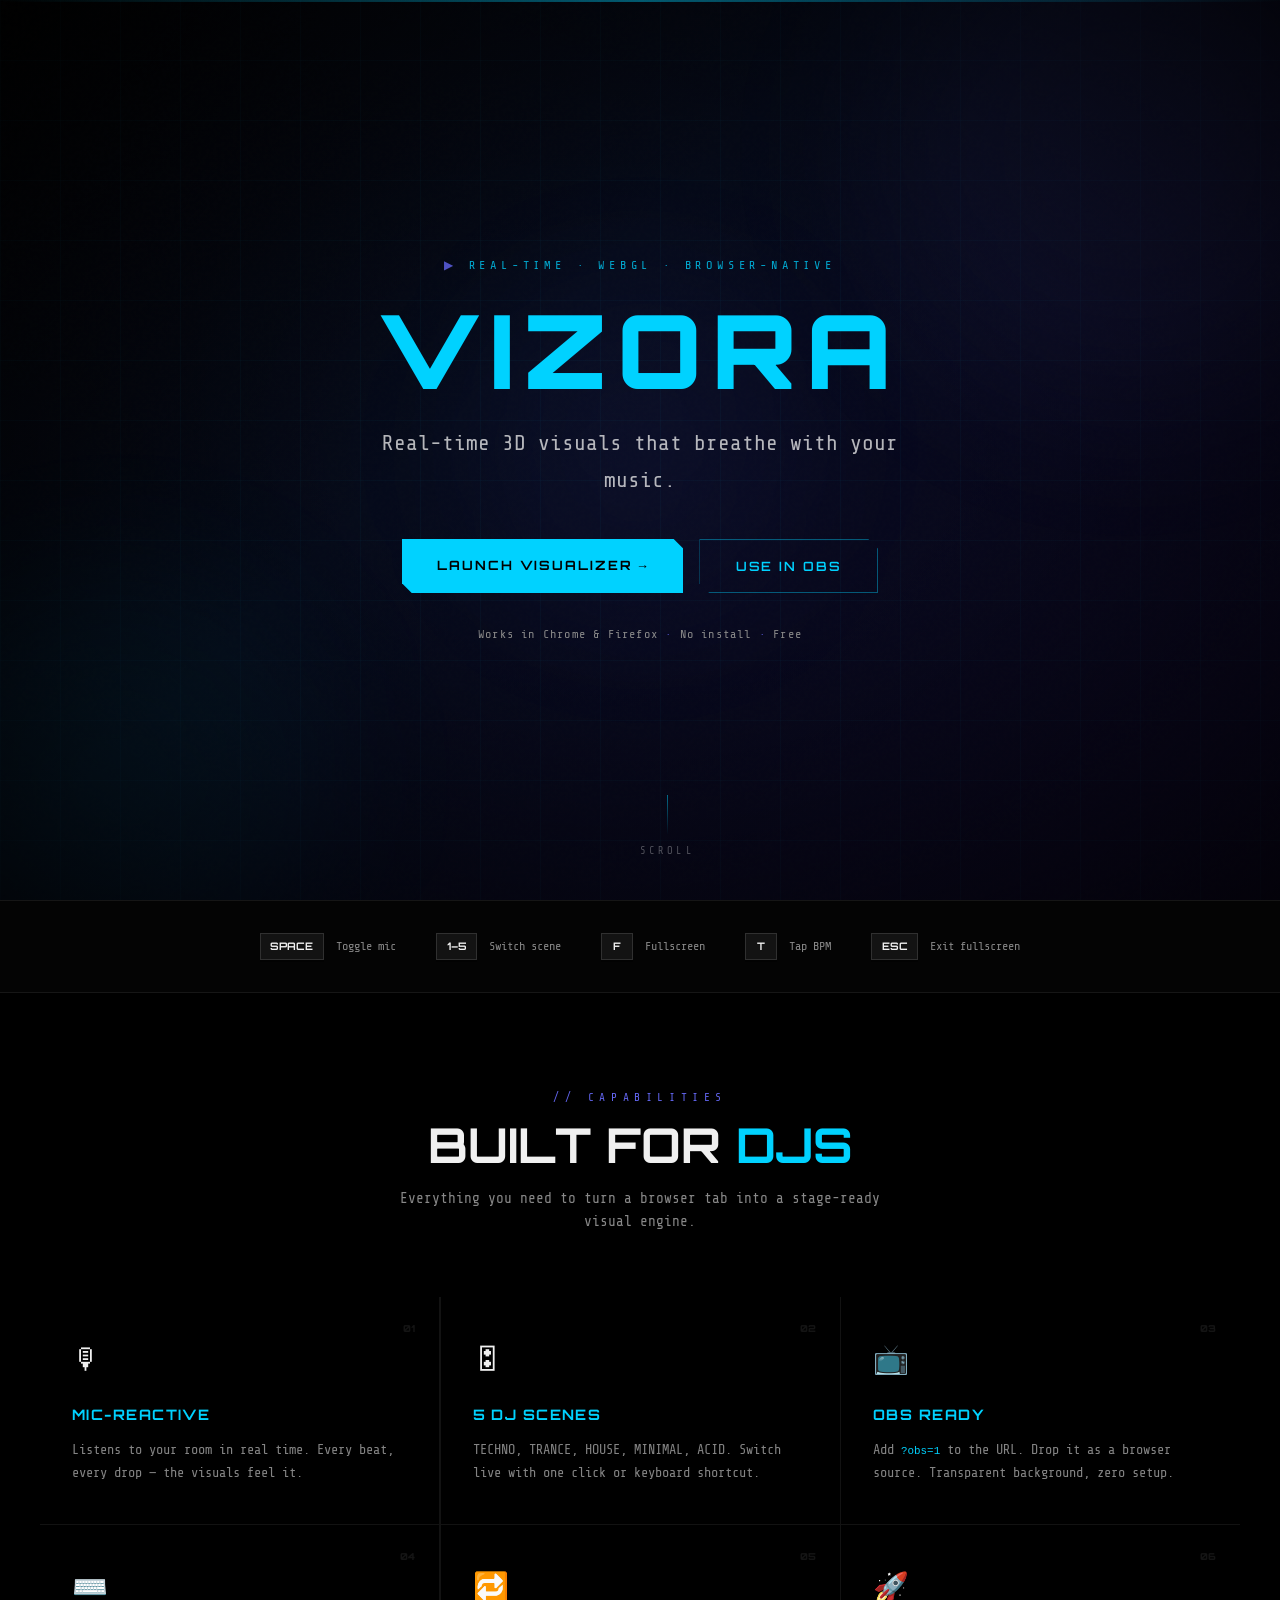
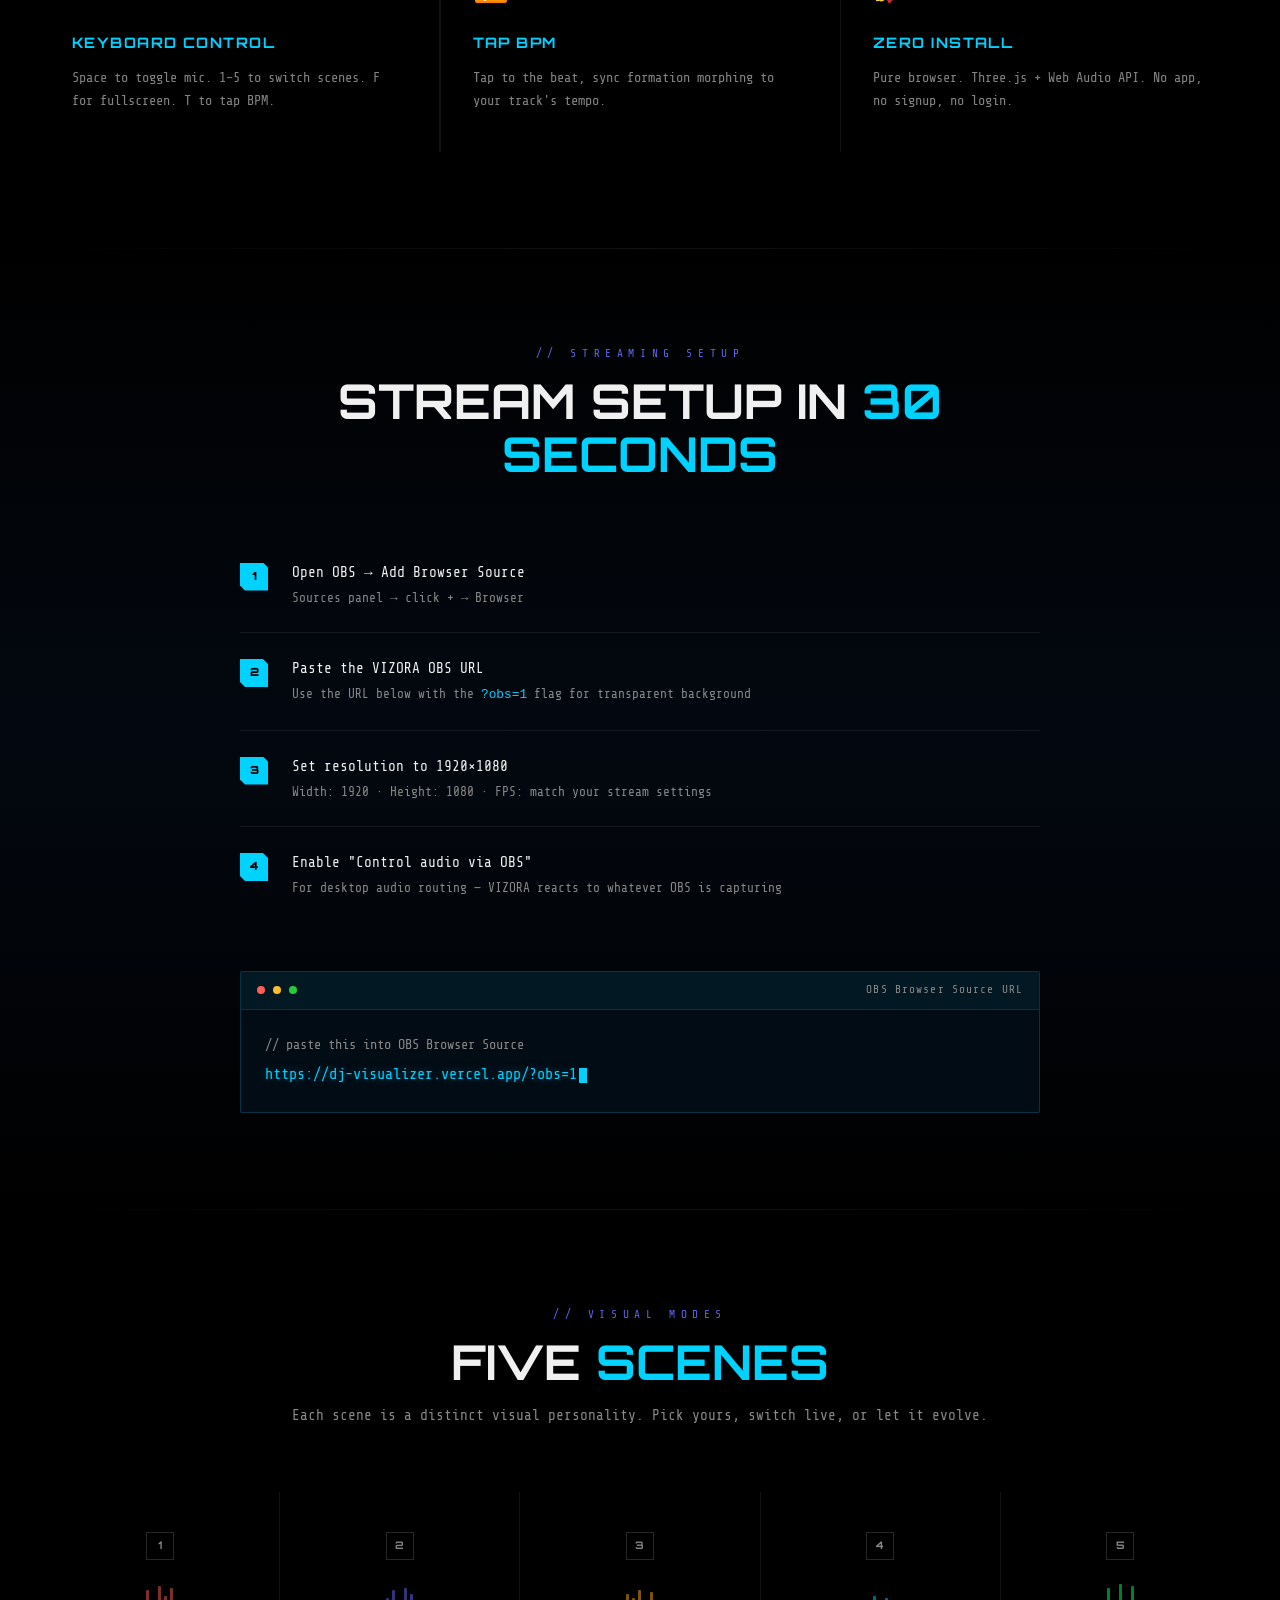
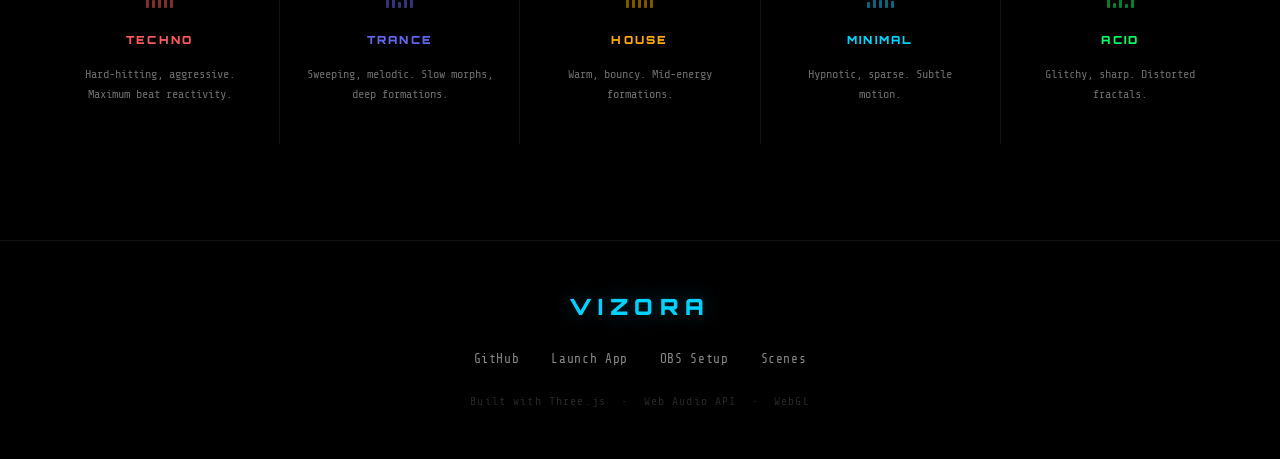
<file: landing.html>
<!DOCTYPE html>
<html lang="en">
<head>
  <meta charset="UTF-8" />
  <meta name="viewport" content="width=device-width, initial-scale=1.0" />
  <title>VIZORA — Real-Time 3D DJ Visualizer</title>
  <meta name="description" content="Real-time 3D particle and fractal visuals that react to your music. Works in browser, works as OBS overlay. 5 DJ scenes: TECHNO, TRANCE, HOUSE, MINIMAL, ACID." />
  <link rel="preconnect" href="https://fonts.googleapis.com" />
  <link rel="preconnect" href="https://fonts.gstatic.com" crossorigin />
  <link href="https://fonts.googleapis.com/css2?family=Orbitron:wght@400;600;700;900&family=Share+Tech+Mono&display=swap" rel="stylesheet" />
  <style>
    *, *::before, *::after {
      box-sizing: border-box;
      margin: 0;
      padding: 0;
    }

    :root {
      --cyan: #00d2ff;
      --indigo: #6366f1;
      --bg: #000;
      --surface: rgba(255, 255, 255, 0.03);
      --surface-border: rgba(255, 255, 255, 0.07);
      --text-primary: #f0f0f0;
      --text-muted: #888;
      --glow-cyan: 0 0 20px rgba(0, 210, 255, 0.5), 0 0 60px rgba(0, 210, 255, 0.2);
      --glow-indigo: 0 0 20px rgba(99, 102, 241, 0.4);
    }

    html {
      scroll-behavior: smooth;
    }

    body {
      background-color: var(--bg);
      color: var(--text-primary);
      font-family: 'Share Tech Mono', monospace;
      line-height: 1.6;
      overflow-x: hidden;
      -webkit-font-smoothing: antialiased;
    }

    /* ─── SCROLLBAR ─── */
    ::-webkit-scrollbar { width: 4px; }
    ::-webkit-scrollbar-track { background: #000; }
    ::-webkit-scrollbar-thumb { background: var(--indigo); border-radius: 2px; }

    /* ─── HERO ─── */
    @keyframes aurora {
      0%   { background-position: 0% 50%; }
      50%  { background-position: 100% 50%; }
      100% { background-position: 0% 50%; }
    }

    @keyframes pulse-glow {
      0%, 100% { text-shadow: 0 0 20px rgba(0, 210, 255, 0.6), 0 0 60px rgba(0, 210, 255, 0.3), 0 0 120px rgba(0, 210, 255, 0.1); }
      50%       { text-shadow: 0 0 30px rgba(0, 210, 255, 0.9), 0 0 80px rgba(0, 210, 255, 0.5), 0 0 160px rgba(0, 210, 255, 0.2); }
    }

    @keyframes float {
      0%, 100% { transform: translateY(0px); }
      50%       { transform: translateY(-8px); }
    }

    @keyframes scan-line {
      0%   { transform: translateY(-100%); opacity: 0; }
      10%  { opacity: 1; }
      90%  { opacity: 1; }
      100% { transform: translateY(2000%); opacity: 0; }
    }

    @keyframes fade-in-up {
      from { opacity: 0; transform: translateY(30px); }
      to   { opacity: 1; transform: translateY(0); }
    }

    @keyframes border-spin {
      to { transform: rotate(360deg); }
    }

    .hero {
      position: relative;
      min-height: 100vh;
      display: flex;
      align-items: center;
      justify-content: center;
      text-align: center;
      overflow: hidden;
      background: linear-gradient(
        135deg,
        #000000 0%,
        #050a1a 10%,
        #0a0520 25%,
        #010d1f 40%,
        #060215 55%,
        #000d20 70%,
        #0a0528 85%,
        #000000 100%
      );
      background-size: 400% 400%;
      animation: aurora 18s ease infinite;
    }

    /* Noise texture overlay */
    .hero::before {
      content: '';
      position: absolute;
      inset: 0;
      background-image: url("data:image/svg+xml,%3Csvg viewBox='0 0 256 256' xmlns='http://www.w3.org/2000/svg'%3E%3Cfilter id='noise'%3E%3CfeTurbulence type='fractalNoise' baseFrequency='0.9' numOctaves='4' stitchTiles='stitch'/%3E%3C/filter%3E%3Crect width='100%25' height='100%25' filter='url(%23noise)' opacity='0.03'/%3E%3C/svg%3E");
      pointer-events: none;
      opacity: 0.4;
    }

    /* Radial vignette */
    .hero::after {
      content: '';
      position: absolute;
      inset: 0;
      background: radial-gradient(ellipse at center, transparent 30%, rgba(0,0,0,0.7) 100%);
      pointer-events: none;
    }

    /* Scan line effect */
    .hero-scan {
      position: absolute;
      top: 0;
      left: 0;
      right: 0;
      height: 2px;
      background: linear-gradient(90deg, transparent, rgba(0, 210, 255, 0.4), transparent);
      animation: scan-line 8s linear infinite;
      pointer-events: none;
      z-index: 1;
    }

    /* Grid lines */
    .hero-grid {
      position: absolute;
      inset: 0;
      background-image:
        linear-gradient(rgba(0, 210, 255, 0.03) 1px, transparent 1px),
        linear-gradient(90deg, rgba(0, 210, 255, 0.03) 1px, transparent 1px);
      background-size: 60px 60px;
      pointer-events: none;
    }

    .hero-content {
      position: relative;
      z-index: 2;
      max-width: 900px;
      padding: 2rem;
      animation: fade-in-up 1s ease both;
    }

    .hero-eyebrow {
      font-family: 'Share Tech Mono', monospace;
      font-size: 0.75rem;
      letter-spacing: 0.4em;
      color: var(--cyan);
      text-transform: uppercase;
      margin-bottom: 1.5rem;
      opacity: 0.8;
    }

    .hero-eyebrow::before {
      content: '▶ ';
      color: var(--indigo);
    }

    .hero-title {
      font-family: 'Orbitron', monospace;
      font-size: clamp(4rem, 8vw, 9rem);
      font-weight: 900;
      letter-spacing: 0.1em;
      color: var(--cyan);
      animation: pulse-glow 4s ease-in-out infinite;
      line-height: 1;
      margin-bottom: 1.5rem;
    }

    .hero-subtitle {
      font-family: 'Share Tech Mono', monospace;
      font-size: clamp(1rem, 2.2vw, 1.35rem);
      color: rgba(240, 240, 240, 0.75);
      max-width: 520px;
      margin: 0 auto 2.5rem;
      line-height: 1.7;
    }

    .hero-ctas {
      display: flex;
      gap: 1rem;
      justify-content: center;
      flex-wrap: wrap;
      margin-bottom: 2rem;
    }

    .btn-primary {
      font-family: 'Orbitron', monospace;
      font-size: 0.8rem;
      font-weight: 700;
      letter-spacing: 0.15em;
      text-transform: uppercase;
      text-decoration: none;
      color: #000;
      background: var(--cyan);
      border: none;
      padding: 1rem 2.2rem;
      cursor: pointer;
      position: relative;
      overflow: hidden;
      transition: all 0.3s ease;
      clip-path: polygon(0 0, calc(100% - 10px) 0, 100% 10px, 100% 100%, 10px 100%, 0 calc(100% - 10px));
    }

    .btn-primary::before {
      content: '';
      position: absolute;
      inset: 0;
      background: linear-gradient(135deg, rgba(255,255,255,0.2), transparent);
      transform: translateX(-100%);
      transition: transform 0.4s ease;
    }

    .btn-primary:hover {
      background: #33dcff;
      box-shadow: 0 0 30px rgba(0, 210, 255, 0.6), 0 0 60px rgba(0, 210, 255, 0.2);
      transform: translateY(-2px);
    }

    .btn-primary:hover::before {
      transform: translateX(100%);
    }

    .btn-ghost {
      font-family: 'Orbitron', monospace;
      font-size: 0.8rem;
      font-weight: 600;
      letter-spacing: 0.15em;
      text-transform: uppercase;
      text-decoration: none;
      color: var(--cyan);
      background: transparent;
      border: 1px solid rgba(0, 210, 255, 0.4);
      padding: 1rem 2.2rem;
      transition: all 0.3s ease;
      clip-path: polygon(0 0, calc(100% - 10px) 0, 100% 10px, 100% 100%, 10px 100%, 0 calc(100% - 10px));
    }

    .btn-ghost:hover {
      background: rgba(0, 210, 255, 0.08);
      border-color: var(--cyan);
      box-shadow: 0 0 20px rgba(0, 210, 255, 0.2), inset 0 0 20px rgba(0, 210, 255, 0.05);
      transform: translateY(-2px);
    }

    .hero-hint {
      font-family: 'Share Tech Mono', monospace;
      font-size: 0.75rem;
      color: var(--text-muted);
      letter-spacing: 0.1em;
    }

    .hero-hint span {
      color: rgba(99, 102, 241, 0.8);
    }

    /* Decorative orbs */
    .orb {
      position: absolute;
      border-radius: 50%;
      filter: blur(80px);
      pointer-events: none;
      animation: float 6s ease-in-out infinite;
    }

    .orb-1 {
      width: 500px;
      height: 500px;
      background: rgba(99, 102, 241, 0.08);
      top: -100px;
      right: -100px;
      animation-delay: 0s;
    }

    .orb-2 {
      width: 400px;
      height: 400px;
      background: rgba(0, 210, 255, 0.06);
      bottom: -80px;
      left: -80px;
      animation-delay: 3s;
    }

    .orb-3 {
      width: 300px;
      height: 300px;
      background: rgba(99, 102, 241, 0.06);
      top: 50%;
      left: 50%;
      transform: translate(-50%, -50%);
      animation-delay: 1.5s;
    }

    /* Scroll indicator */
    .scroll-hint {
      position: absolute;
      bottom: 2.5rem;
      left: 50%;
      transform: translateX(-50%);
      z-index: 2;
      display: flex;
      flex-direction: column;
      align-items: center;
      gap: 0.5rem;
      color: rgba(255,255,255,0.3);
      font-size: 0.65rem;
      letter-spacing: 0.3em;
      text-transform: uppercase;
      animation: fade-in-up 1.5s ease 0.8s both;
    }

    .scroll-hint-line {
      width: 1px;
      height: 40px;
      background: linear-gradient(to bottom, rgba(0, 210, 255, 0.5), transparent);
      animation: float 2s ease-in-out infinite;
    }

    /* ─── SECTION BASE ─── */
    section {
      padding: 6rem 2rem;
    }

    .section-label {
      font-family: 'Share Tech Mono', monospace;
      font-size: 0.7rem;
      letter-spacing: 0.5em;
      color: var(--indigo);
      text-transform: uppercase;
      margin-bottom: 0.75rem;
      display: block;
    }

    .section-title {
      font-family: 'Orbitron', monospace;
      font-size: clamp(1.8rem, 4vw, 3rem);
      font-weight: 700;
      color: var(--text-primary);
      margin-bottom: 1rem;
      line-height: 1.1;
    }

    .section-title .accent {
      color: var(--cyan);
    }

    /* ─── FEATURES ─── */
    .features {
      background: var(--bg);
      max-width: 1200px;
      margin: 0 auto;
    }

    .features-header {
      text-align: center;
      margin-bottom: 4rem;
    }

    .features-header p {
      color: var(--text-muted);
      max-width: 480px;
      margin: 0 auto;
      font-size: 0.9rem;
    }

    .features-grid {
      display: grid;
      grid-template-columns: repeat(auto-fit, minmax(300px, 1fr));
      gap: 1.5px;
      background: var(--surface-border);
    }

    .feature-card {
      background: #000;
      padding: 2.5rem 2rem;
      position: relative;
      overflow: hidden;
      transition: all 0.4s ease;
    }

    .feature-card::before {
      content: '';
      position: absolute;
      inset: 0;
      background: linear-gradient(135deg, rgba(0, 210, 255, 0.04), rgba(99, 102, 241, 0.04));
      opacity: 0;
      transition: opacity 0.4s ease;
    }

    .feature-card:hover::before {
      opacity: 1;
    }

    .feature-card::after {
      content: '';
      position: absolute;
      top: 0;
      left: 0;
      right: 0;
      height: 1px;
      background: linear-gradient(90deg, transparent, var(--cyan), transparent);
      transform: scaleX(0);
      transition: transform 0.4s ease;
    }

    .feature-card:hover::after {
      transform: scaleX(1);
    }

    .feature-icon {
      font-size: 1.8rem;
      margin-bottom: 1.2rem;
      display: block;
      animation: float 4s ease-in-out infinite;
    }

    .feature-card:nth-child(2) .feature-icon { animation-delay: 0.5s; }
    .feature-card:nth-child(3) .feature-icon { animation-delay: 1s; }
    .feature-card:nth-child(4) .feature-icon { animation-delay: 1.5s; }
    .feature-card:nth-child(5) .feature-icon { animation-delay: 2s; }
    .feature-card:nth-child(6) .feature-icon { animation-delay: 2.5s; }

    .feature-name {
      font-family: 'Orbitron', monospace;
      font-size: 0.9rem;
      font-weight: 700;
      letter-spacing: 0.1em;
      color: var(--cyan);
      margin-bottom: 0.75rem;
      text-transform: uppercase;
    }

    .feature-desc {
      font-family: 'Share Tech Mono', monospace;
      font-size: 0.85rem;
      color: rgba(240, 240, 240, 0.55);
      line-height: 1.7;
    }

    .feature-card-number {
      position: absolute;
      top: 1.5rem;
      right: 1.5rem;
      font-family: 'Orbitron', monospace;
      font-size: 0.6rem;
      color: rgba(255,255,255,0.08);
      font-weight: 900;
    }

    /* ─── OBS SETUP ─── */
    .obs-setup {
      background: linear-gradient(180deg, #000 0%, #030810 50%, #000 100%);
    }

    .obs-inner {
      max-width: 800px;
      margin: 0 auto;
      text-align: center;
    }

    .obs-inner .section-title {
      margin-bottom: 3.5rem;
    }

    .steps-list {
      list-style: none;
      margin-bottom: 3rem;
      text-align: left;
    }

    .step-item {
      display: flex;
      gap: 1.5rem;
      align-items: flex-start;
      padding: 1.5rem 0;
      border-bottom: 1px solid var(--surface-border);
      position: relative;
    }

    .step-item:last-child {
      border-bottom: none;
    }

    .step-number {
      font-family: 'Orbitron', monospace;
      font-size: 0.7rem;
      font-weight: 900;
      color: #000;
      background: var(--cyan);
      width: 28px;
      height: 28px;
      display: flex;
      align-items: center;
      justify-content: center;
      flex-shrink: 0;
      margin-top: 2px;
      clip-path: polygon(0 0, calc(100% - 5px) 0, 100% 5px, 100% 100%, 5px 100%, 0 calc(100% - 5px));
    }

    .step-content {
      flex: 1;
    }

    .step-title {
      font-family: 'Share Tech Mono', monospace;
      font-size: 0.9rem;
      color: var(--text-primary);
      margin-bottom: 0.25rem;
    }

    .step-sub {
      font-family: 'Share Tech Mono', monospace;
      font-size: 0.8rem;
      color: var(--text-muted);
    }

    .terminal-block {
      background: #020c14;
      border: 1px solid rgba(0, 210, 255, 0.2);
      border-radius: 2px;
      overflow: hidden;
      text-align: left;
    }

    .terminal-header {
      background: rgba(0, 210, 255, 0.06);
      border-bottom: 1px solid rgba(0, 210, 255, 0.15);
      padding: 0.6rem 1rem;
      display: flex;
      align-items: center;
      gap: 0.5rem;
    }

    .terminal-dot {
      width: 8px;
      height: 8px;
      border-radius: 50%;
    }

    .terminal-dot:nth-child(1) { background: #ff5f56; }
    .terminal-dot:nth-child(2) { background: #ffbd2e; }
    .terminal-dot:nth-child(3) { background: #27c93f; }

    .terminal-label {
      font-family: 'Share Tech Mono', monospace;
      font-size: 0.7rem;
      color: var(--text-muted);
      margin-left: auto;
      letter-spacing: 0.1em;
    }

    .terminal-body {
      padding: 1.5rem;
    }

    .terminal-prompt {
      font-family: 'Share Tech Mono', monospace;
      font-size: 0.85rem;
      color: var(--text-muted);
      margin-bottom: 0.5rem;
    }

    .terminal-url {
      font-family: 'Share Tech Mono', monospace;
      font-size: clamp(0.7rem, 1.5vw, 0.95rem);
      color: var(--cyan);
      word-break: break-all;
      text-shadow: 0 0 10px rgba(0, 210, 255, 0.4);
    }

    .terminal-cursor {
      display: inline-block;
      width: 8px;
      height: 1em;
      background: var(--cyan);
      vertical-align: text-bottom;
      animation: blink 1.2s step-end infinite;
      margin-left: 2px;
    }

    @keyframes blink {
      0%, 100% { opacity: 1; }
      50%       { opacity: 0; }
    }

    /* ─── SCENES ─── */
    .scenes {
      background: var(--bg);
    }

    .scenes-inner {
      max-width: 1200px;
      margin: 0 auto;
    }

    .scenes-header {
      text-align: center;
      margin-bottom: 4rem;
    }

    .scenes-header p {
      color: var(--text-muted);
      font-size: 0.9rem;
    }

    .scenes-row {
      display: grid;
      grid-template-columns: repeat(5, 1fr);
      gap: 1px;
      background: var(--surface-border);
    }

    @media (max-width: 900px) {
      .scenes-row {
        grid-template-columns: repeat(auto-fit, minmax(160px, 1fr));
      }
    }

    .scene-card {
      background: #000;
      padding: 2.5rem 1.5rem;
      text-align: center;
      position: relative;
      overflow: hidden;
      transition: all 0.4s ease;
      cursor: default;
    }

    .scene-card::before {
      content: '';
      position: absolute;
      inset: 0;
      opacity: 0;
      transition: opacity 0.4s ease;
    }

    .scene-card:nth-child(1)::before { background: radial-gradient(ellipse at center, rgba(255, 50, 50, 0.06), transparent 70%); }
    .scene-card:nth-child(2)::before { background: radial-gradient(ellipse at center, rgba(99, 102, 241, 0.1), transparent 70%); }
    .scene-card:nth-child(3)::before { background: radial-gradient(ellipse at center, rgba(255, 170, 0, 0.07), transparent 70%); }
    .scene-card:nth-child(4)::before { background: radial-gradient(ellipse at center, rgba(0, 210, 255, 0.07), transparent 70%); }
    .scene-card:nth-child(5)::before { background: radial-gradient(ellipse at center, rgba(0, 255, 100, 0.06), transparent 70%); }

    .scene-card:hover::before {
      opacity: 1;
    }

    .scene-card:hover {
      transform: translateY(-4px);
    }

    .scene-key {
      display: inline-flex;
      align-items: center;
      justify-content: center;
      width: 28px;
      height: 28px;
      border: 1px solid rgba(255,255,255,0.15);
      font-family: 'Orbitron', monospace;
      font-size: 0.65rem;
      font-weight: 700;
      color: var(--text-muted);
      margin-bottom: 1.5rem;
      position: relative;
      z-index: 1;
    }

    .scene-name {
      font-family: 'Orbitron', monospace;
      font-size: 0.7rem;
      font-weight: 900;
      letter-spacing: 0.2em;
      margin-bottom: 1rem;
      position: relative;
      z-index: 1;
    }

    .scene-card:nth-child(1) .scene-name { color: #ff5a5a; }
    .scene-card:nth-child(2) .scene-name { color: var(--indigo); }
    .scene-card:nth-child(3) .scene-name { color: #ffaa00; }
    .scene-card:nth-child(4) .scene-name { color: var(--cyan); }
    .scene-card:nth-child(5) .scene-name { color: #00ff66; }

    .scene-desc {
      font-family: 'Share Tech Mono', monospace;
      font-size: 0.75rem;
      color: rgba(240, 240, 240, 0.45);
      line-height: 1.6;
      position: relative;
      z-index: 1;
    }

    /* Scene bar decoration */
    .scene-bar {
      position: absolute;
      top: 0;
      left: 0;
      right: 0;
      height: 2px;
      transform: scaleX(0);
      transition: transform 0.4s ease;
    }

    .scene-card:nth-child(1) .scene-bar { background: #ff5a5a; }
    .scene-card:nth-child(2) .scene-bar { background: var(--indigo); }
    .scene-card:nth-child(3) .scene-bar { background: #ffaa00; }
    .scene-card:nth-child(4) .scene-bar { background: var(--cyan); }
    .scene-card:nth-child(5) .scene-bar { background: #00ff66; }

    .scene-card:hover .scene-bar {
      transform: scaleX(1);
    }

    /* EQ bars decoration */
    .scene-eq {
      display: flex;
      justify-content: center;
      gap: 3px;
      margin-bottom: 1.5rem;
      height: 24px;
      align-items: flex-end;
    }

    .scene-eq-bar {
      width: 3px;
      border-radius: 1px;
      animation: eq-dance 1.5s ease-in-out infinite alternate;
    }

    .scene-card:nth-child(1) .scene-eq-bar { background: rgba(255, 90, 90, 0.5); }
    .scene-card:nth-child(2) .scene-eq-bar { background: rgba(99, 102, 241, 0.5); }
    .scene-card:nth-child(3) .scene-eq-bar { background: rgba(255, 170, 0, 0.5); }
    .scene-card:nth-child(4) .scene-eq-bar { background: rgba(0, 210, 255, 0.5); }
    .scene-card:nth-child(5) .scene-eq-bar { background: rgba(0, 255, 102, 0.5); }

    @keyframes eq-dance {
      from { height: 4px; }
      to   { height: 20px; }
    }

    .scene-eq-bar:nth-child(1) { animation-duration: 0.8s; animation-delay: 0.0s; }
    .scene-eq-bar:nth-child(2) { animation-duration: 1.1s; animation-delay: 0.1s; }
    .scene-eq-bar:nth-child(3) { animation-duration: 0.6s; animation-delay: 0.2s; }
    .scene-eq-bar:nth-child(4) { animation-duration: 1.3s; animation-delay: 0.1s; }
    .scene-eq-bar:nth-child(5) { animation-duration: 0.9s; animation-delay: 0.3s; }

    /* ─── KEYBOARD SHORTCUTS STRIP ─── */
    .shortcuts-strip {
      background: rgba(255,255,255,0.015);
      border-top: 1px solid var(--surface-border);
      border-bottom: 1px solid var(--surface-border);
      padding: 2rem;
      overflow: hidden;
    }

    .shortcuts-inner {
      max-width: 900px;
      margin: 0 auto;
      display: flex;
      flex-wrap: wrap;
      gap: 1rem 2.5rem;
      justify-content: center;
      align-items: center;
    }

    .shortcut-item {
      display: flex;
      align-items: center;
      gap: 0.75rem;
    }

    .key-badge {
      font-family: 'Orbitron', monospace;
      font-size: 0.65rem;
      font-weight: 700;
      color: var(--text-primary);
      background: rgba(255,255,255,0.06);
      border: 1px solid rgba(255,255,255,0.12);
      padding: 0.25rem 0.6rem;
      min-width: 32px;
      text-align: center;
      box-shadow: 0 2px 0 rgba(0,0,0,0.5);
    }

    .key-label {
      font-family: 'Share Tech Mono', monospace;
      font-size: 0.75rem;
      color: var(--text-muted);
    }

    /* ─── FOOTER ─── */
    footer {
      background: #000;
      border-top: 1px solid var(--surface-border);
      padding: 3rem 2rem;
    }

    .footer-inner {
      max-width: 900px;
      margin: 0 auto;
      display: flex;
      flex-direction: column;
      align-items: center;
      gap: 1.5rem;
      text-align: center;
    }

    .footer-wordmark {
      font-family: 'Orbitron', monospace;
      font-size: 1.4rem;
      font-weight: 900;
      letter-spacing: 0.3em;
      color: var(--cyan);
      text-shadow: 0 0 20px rgba(0, 210, 255, 0.3);
    }

    .footer-links {
      display: flex;
      gap: 2rem;
      flex-wrap: wrap;
      justify-content: center;
    }

    .footer-links a {
      font-family: 'Share Tech Mono', monospace;
      font-size: 0.8rem;
      color: var(--text-muted);
      text-decoration: none;
      letter-spacing: 0.05em;
      transition: color 0.2s ease;
      position: relative;
    }

    .footer-links a::after {
      content: '';
      position: absolute;
      bottom: -2px;
      left: 0;
      right: 0;
      height: 1px;
      background: var(--cyan);
      transform: scaleX(0);
      transition: transform 0.2s ease;
    }

    .footer-links a:hover {
      color: var(--cyan);
    }

    .footer-links a:hover::after {
      transform: scaleX(1);
    }

    .footer-tech {
      font-family: 'Share Tech Mono', monospace;
      font-size: 0.72rem;
      color: rgba(255,255,255,0.15);
      letter-spacing: 0.1em;
    }

    .footer-tech .sep {
      color: var(--indigo);
      margin: 0 0.5rem;
      opacity: 0.5;
    }

    /* ─── DIVIDER ─── */
    .section-divider {
      height: 1px;
      background: linear-gradient(90deg, transparent, var(--surface-border), transparent);
      max-width: 1200px;
      margin: 0 auto;
    }

    /* ─── RESPONSIVE ─── */
    @media (max-width: 768px) {
      section {
        padding: 4rem 1.5rem;
      }

      .features-grid {
        grid-template-columns: 1fr;
      }

      .scenes-row {
        grid-template-columns: repeat(2, 1fr);
      }

      .hero-ctas {
        flex-direction: column;
        align-items: center;
      }

      .btn-primary, .btn-ghost {
        width: 100%;
        max-width: 300px;
        text-align: center;
      }

      .shortcut-item {
        flex-basis: calc(50% - 1.25rem);
      }
    }

    @media (max-width: 480px) {
      .scenes-row {
        grid-template-columns: 1fr 1fr;
      }

      .scene-card:last-child {
        grid-column: 1 / -1;
      }
    }
  </style>
</head>
<body>

  <!-- ─── HERO ─── -->
  <section class="hero" id="top">
    <div class="orb orb-1"></div>
    <div class="orb orb-2"></div>
    <div class="orb orb-3"></div>
    <div class="hero-grid"></div>
    <div class="hero-scan"></div>

    <div class="hero-content">
      <p class="hero-eyebrow">Real-time · WebGL · Browser-native</p>
      <h1 class="hero-title">VIZORA</h1>
      <p class="hero-subtitle">Real-time 3D visuals that breathe with your music.</p>
      <div class="hero-ctas">
        <a href="index.html" class="btn-primary">LAUNCH VISUALIZER →</a>
        <a href="index.html?obs=1" class="btn-ghost">USE IN OBS</a>
      </div>
      <p class="hero-hint">
        Works in Chrome &amp; Firefox
        <span>·</span>
        No install
        <span>·</span>
        Free
      </p>
    </div>

    <div class="scroll-hint">
      <div class="scroll-hint-line"></div>
      <span>scroll</span>
    </div>
  </section>

  <!-- ─── KEYBOARD SHORTCUTS STRIP ─── -->
  <div class="shortcuts-strip">
    <div class="shortcuts-inner">
      <div class="shortcut-item">
        <span class="key-badge">SPACE</span>
        <span class="key-label">Toggle mic</span>
      </div>
      <div class="shortcut-item">
        <span class="key-badge">1–5</span>
        <span class="key-label">Switch scene</span>
      </div>
      <div class="shortcut-item">
        <span class="key-badge">F</span>
        <span class="key-label">Fullscreen</span>
      </div>
      <div class="shortcut-item">
        <span class="key-badge">T</span>
        <span class="key-label">Tap BPM</span>
      </div>
      <div class="shortcut-item">
        <span class="key-badge">ESC</span>
        <span class="key-label">Exit fullscreen</span>
      </div>
    </div>
  </div>

  <!-- ─── FEATURES ─── -->
  <section>
    <div class="features">
      <header class="features-header">
        <span class="section-label">// capabilities</span>
        <h2 class="section-title">BUILT FOR <span class="accent">DJS</span></h2>
        <p>Everything you need to turn a browser tab into a stage-ready visual engine.</p>
      </header>

      <div class="features-grid">
        <div class="feature-card">
          <span class="feature-card-number">01</span>
          <span class="feature-icon">🎙</span>
          <h3 class="feature-name">Mic-Reactive</h3>
          <p class="feature-desc">Listens to your room in real time. Every beat, every drop — the visuals feel it.</p>
        </div>
        <div class="feature-card">
          <span class="feature-card-number">02</span>
          <span class="feature-icon">🎛</span>
          <h3 class="feature-name">5 DJ Scenes</h3>
          <p class="feature-desc">TECHNO, TRANCE, HOUSE, MINIMAL, ACID. Switch live with one click or keyboard shortcut.</p>
        </div>
        <div class="feature-card">
          <span class="feature-card-number">03</span>
          <span class="feature-icon">📺</span>
          <h3 class="feature-name">OBS Ready</h3>
          <p class="feature-desc">Add <code style="color: var(--cyan); font-size: 0.8em;">?obs=1</code> to the URL. Drop it as a browser source. Transparent background, zero setup.</p>
        </div>
        <div class="feature-card">
          <span class="feature-card-number">04</span>
          <span class="feature-icon">⌨️</span>
          <h3 class="feature-name">Keyboard Control</h3>
          <p class="feature-desc">Space to toggle mic. 1–5 to switch scenes. F for fullscreen. T to tap BPM.</p>
        </div>
        <div class="feature-card">
          <span class="feature-card-number">05</span>
          <span class="feature-icon">🔁</span>
          <h3 class="feature-name">Tap BPM</h3>
          <p class="feature-desc">Tap to the beat, sync formation morphing to your track's tempo.</p>
        </div>
        <div class="feature-card">
          <span class="feature-card-number">06</span>
          <span class="feature-icon">🚀</span>
          <h3 class="feature-name">Zero Install</h3>
          <p class="feature-desc">Pure browser. Three.js + Web Audio API. No app, no signup, no login.</p>
        </div>
      </div>
    </div>
  </section>

  <div class="section-divider"></div>

  <!-- ─── OBS SETUP ─── -->
  <section class="obs-setup" id="obs">
    <div class="obs-inner">
      <span class="section-label">// streaming setup</span>
      <h2 class="section-title">STREAM SETUP IN <span class="accent">30 SECONDS</span></h2>

      <ol class="steps-list">
        <li class="step-item">
          <div class="step-number">1</div>
          <div class="step-content">
            <p class="step-title">Open OBS → Add Browser Source</p>
            <p class="step-sub">Sources panel → click + → Browser</p>
          </div>
        </li>
        <li class="step-item">
          <div class="step-number">2</div>
          <div class="step-content">
            <p class="step-title">Paste the VIZORA OBS URL</p>
            <p class="step-sub">Use the URL below with the <code style="color: var(--cyan);">?obs=1</code> flag for transparent background</p>
          </div>
        </li>
        <li class="step-item">
          <div class="step-number">3</div>
          <div class="step-content">
            <p class="step-title">Set resolution to 1920×1080</p>
            <p class="step-sub">Width: 1920 · Height: 1080 · FPS: match your stream settings</p>
          </div>
        </li>
        <li class="step-item">
          <div class="step-number">4</div>
          <div class="step-content">
            <p class="step-title">Enable "Control audio via OBS"</p>
            <p class="step-sub">For desktop audio routing — VIZORA reacts to whatever OBS is capturing</p>
          </div>
        </li>
      </ol>

      <div class="terminal-block">
        <div class="terminal-header">
          <div class="terminal-dot"></div>
          <div class="terminal-dot"></div>
          <div class="terminal-dot"></div>
          <span class="terminal-label">OBS Browser Source URL</span>
        </div>
        <div class="terminal-body">
          <p class="terminal-prompt">// paste this into OBS Browser Source</p>
          <p class="terminal-url">https://dj-visualizer.vercel.app/?obs=1<span class="terminal-cursor"></span></p>
        </div>
      </div>
    </div>
  </section>

  <div class="section-divider"></div>

  <!-- ─── SCENES ─── -->
  <section class="scenes" id="scenes">
    <div class="scenes-inner">
      <header class="scenes-header">
        <span class="section-label">// visual modes</span>
        <h2 class="section-title">FIVE <span class="accent">SCENES</span></h2>
        <p>Each scene is a distinct visual personality. Pick yours, switch live, or let it evolve.</p>
      </header>

      <div class="scenes-row">
        <div class="scene-card">
          <div class="scene-bar"></div>
          <div class="scene-key">1</div>
          <div class="scene-eq">
            <div class="scene-eq-bar" style="height:18px"></div>
            <div class="scene-eq-bar" style="height:8px"></div>
            <div class="scene-eq-bar" style="height:22px"></div>
            <div class="scene-eq-bar" style="height:12px"></div>
            <div class="scene-eq-bar" style="height:20px"></div>
          </div>
          <h3 class="scene-name">TECHNO</h3>
          <p class="scene-desc">Hard-hitting, aggressive. Maximum beat reactivity.</p>
        </div>
        <div class="scene-card">
          <div class="scene-bar"></div>
          <div class="scene-key">2</div>
          <div class="scene-eq">
            <div class="scene-eq-bar" style="height:10px"></div>
            <div class="scene-eq-bar" style="height:18px"></div>
            <div class="scene-eq-bar" style="height:6px"></div>
            <div class="scene-eq-bar" style="height:20px"></div>
            <div class="scene-eq-bar" style="height:14px"></div>
          </div>
          <h3 class="scene-name">TRANCE</h3>
          <p class="scene-desc">Sweeping, melodic. Slow morphs, deep formations.</p>
        </div>
        <div class="scene-card">
          <div class="scene-bar"></div>
          <div class="scene-key">3</div>
          <div class="scene-eq">
            <div class="scene-eq-bar" style="height:14px"></div>
            <div class="scene-eq-bar" style="height:10px"></div>
            <div class="scene-eq-bar" style="height:18px"></div>
            <div class="scene-eq-bar" style="height:8px"></div>
            <div class="scene-eq-bar" style="height:16px"></div>
          </div>
          <h3 class="scene-name">HOUSE</h3>
          <p class="scene-desc">Warm, bouncy. Mid-energy formations.</p>
        </div>
        <div class="scene-card">
          <div class="scene-bar"></div>
          <div class="scene-key">4</div>
          <div class="scene-eq">
            <div class="scene-eq-bar" style="height:6px"></div>
            <div class="scene-eq-bar" style="height:12px"></div>
            <div class="scene-eq-bar" style="height:8px"></div>
            <div class="scene-eq-bar" style="height:10px"></div>
            <div class="scene-eq-bar" style="height:7px"></div>
          </div>
          <h3 class="scene-name">MINIMAL</h3>
          <p class="scene-desc">Hypnotic, sparse. Subtle motion.</p>
        </div>
        <div class="scene-card">
          <div class="scene-bar"></div>
          <div class="scene-key">5</div>
          <div class="scene-eq">
            <div class="scene-eq-bar" style="height:20px"></div>
            <div class="scene-eq-bar" style="height:5px"></div>
            <div class="scene-eq-bar" style="height:24px"></div>
            <div class="scene-eq-bar" style="height:4px"></div>
            <div class="scene-eq-bar" style="height:22px"></div>
          </div>
          <h3 class="scene-name">ACID</h3>
          <p class="scene-desc">Glitchy, sharp. Distorted fractals.</p>
        </div>
      </div>
    </div>
  </section>

  <!-- ─── FOOTER ─── -->
  <footer>
    <div class="footer-inner">
      <div class="footer-wordmark">VIZORA</div>
      <nav class="footer-links">
        <a href="https://github.com/prateekaryann/dj-visualizer" target="_blank" rel="noopener">GitHub</a>
        <a href="index.html">Launch App</a>
        <a href="#obs">OBS Setup</a>
        <a href="#scenes">Scenes</a>
      </nav>
      <p class="footer-tech">
        Built with Three.js
        <span class="sep">·</span>
        Web Audio API
        <span class="sep">·</span>
        WebGL
      </p>
    </div>
  </footer>

</body>
</html>
</file>
